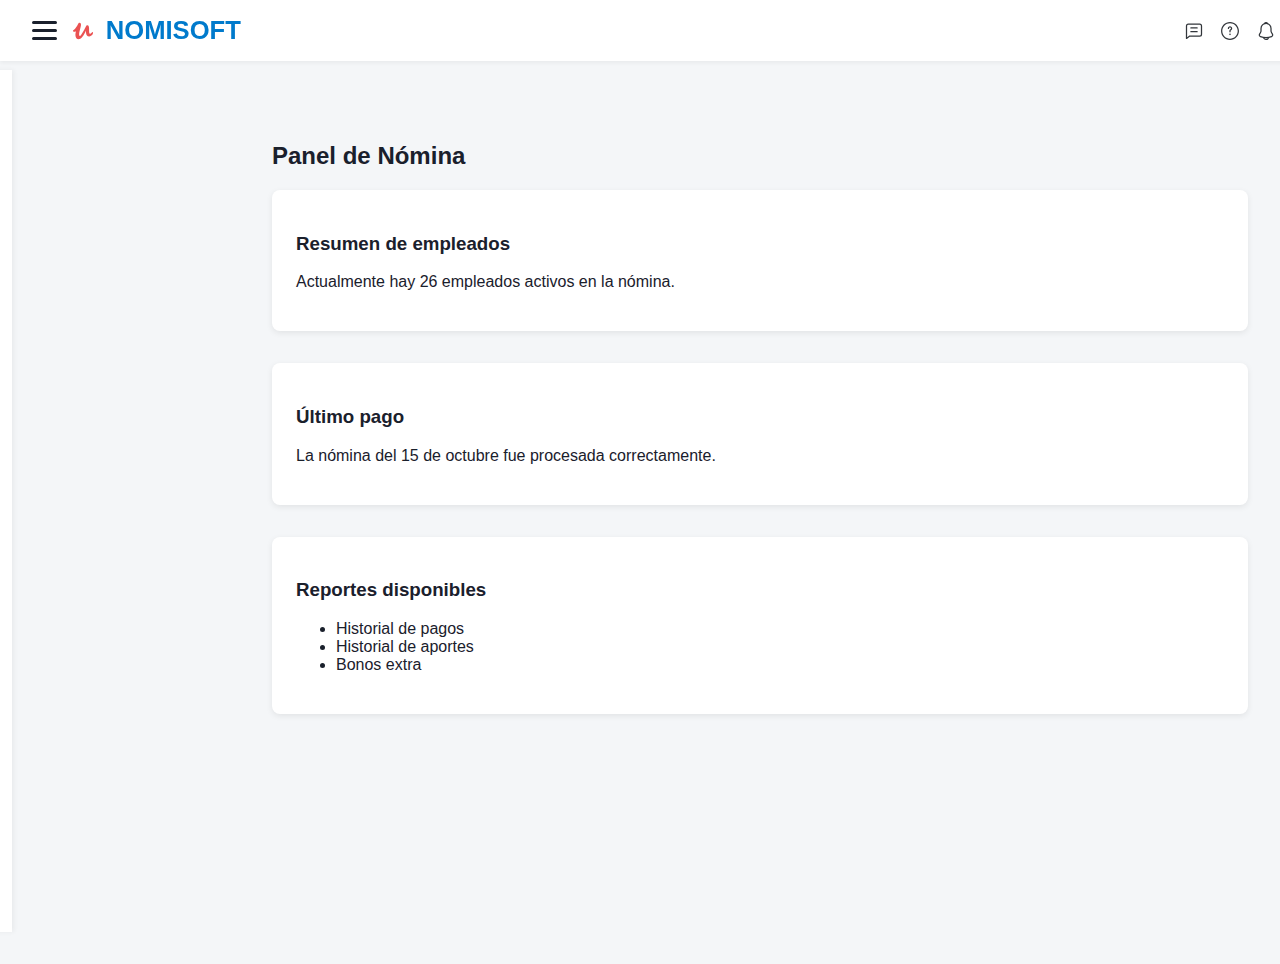
<file: index.html>
<!DOCTYPE html>
<html lang="es">
<head>
  <meta charset="UTF-8" />
  <meta name="viewport" content="width=device-width, initial-scale=1.0" />
  <title>NOMISOFT</title>
  <link rel="stylesheet" href="css/global.css" />
  <link rel="stylesheet" href="css/empleado.css" />
</head>
<body>
  <!-- HEADER -->
  <header>
    <div class="left">
      <div class="menu-container" id="toggleSidebar">
        <div class="menu">
          <div class="bar"></div>
          <div class="bar"></div>
          <div class="bar"></div>
        </div>
      </div>
      <div class="brand">
        <img src="assets/icons/udemy.svg" alt="Logo NOMISOFT" class="logo" />
        <span class="name">NOMISOFT</span>
      </div>
    </div>
    <div class="right">
      <a href="#"><img src="assets/icons/chat.svg" alt="Chat" class="icon" /></a>
      <a href="#"><img src="assets/icons/question.svg" alt="Ayuda" class="icon" /></a>
      <a href="#"><img src="assets/icons/notification.svg" alt="Notificaciones" class="icon" /></a>
      <img src="assets/img/icono usuario.png" alt="Usuario" class="user" />
    </div>
  </header>

  <!-- SIDEBAR -->
  <aside class="sidebar" id="sidebar">
    <ul>
      <li><a href="#" id="mostrarPanel"><img src="assets/icons/chat.svg" class="icon" /> Inicio</a></li>
      <li><a href="#"><img src="assets/icons/question.svg" class="icon" /> Servicios</a></li>
      <li class="dropdown">
        <a href="#" class="dropdown-toggle"><img src="assets/icons/chat.svg" class="icon" /> Empleado</a>
        <ul class="submenu">
          <li><a href="#">Registrar empleado</a></li>
          <li><a href="#" id="mostrarConsulta">Consultar</a></li>
        </ul>
      </li>
      <li class="dropdown">
        <a href="#" class="dropdown-toggle"><img src="assets/icons/money.svg" class="icon" /> Nómina</a>
        <ul class="submenu">
          <li><a href="#">Crear nómina</a></li>
          <li><a href="#">Liquidar nómina</a></li>
        </ul>
      </li>
    </ul>
    <div class="dark-mode-toggle">
      <button id="toggleDarkMode" class="dark-toggle">🌙 Modo oscuro</button>
    </div>
  </aside>

  <!-- MAIN CONTENT -->
  <main class="content">
    <!-- Panel de Nómina -->
    <section id="panelNomina">
      <h2>Panel de Nómina</h2>
      <div class="card">
        <h3>Resumen de empleados</h3>
        <p>Actualmente hay 26 empleados activos en la nómina.</p>
      </div>
      <div class="card">
        <h3>Último pago</h3>
        <p>La nómina del 15 de octubre fue procesada correctamente.</p>
      </div>
      <div class="card">
        <h3>Reportes disponibles</h3>
        <ul>
          <li>Historial de pagos</li>
          <li>Historial de aportes</li>
          <li>Bonos extra</li>
        </ul>
      </div>
    </section>

    <!-- Consulta de Empleados -->
    <section id="consultaEmpleado" style="display: none;">
      <h2>Consulta de Empleados</h2>
      <form id="filtroAvanzado" class="filtro-empleado">
        <div class="filtro-grid">
          <label>Salario base: <input type="number" id="salarioBase" /></label>
          <label>Fecha de ingreso: <input type="date" id="fechaIngreso" /></label>
          <label>Departamento: <input type="text" id="departamento" /></label>
          <label>Cargo: <input type="text" id="cargo" /></label>
          <label>Estado Civil:
            <select id="estadoCivil">
              <option value="">--</option>
              <option value="Soltero">Soltero</option>
              <option value="Casado">Casado</option>
            </select>
          </label>
          <label>Número de Hijos: <input type="number" id="hijos" /></label>
          <label>Fecha de nacimiento: <input type="date" id="fechaNacimiento" /></label>
        </div>
        <div class="opciones-extra">
          <label><input type="checkbox" id="mostrarDocumento" /> Tipo de Documento</label>
          <label><input type="checkbox" id="mostrarTelefono" /> Teléfono</label>
          <label><input type="checkbox" id="mostrarCorreo" /> Correo Electrónico</label>
        </div>
        <button type="submit">Filtrar</button>
      </form>
      <div id="resultadoAvanzado" class="resultado-empleado"></div>
    </section>
  </main>

  <script src="js/global.js"></script>
  <script src="js/empleado.js"></script>
</body>
</html>
</file>
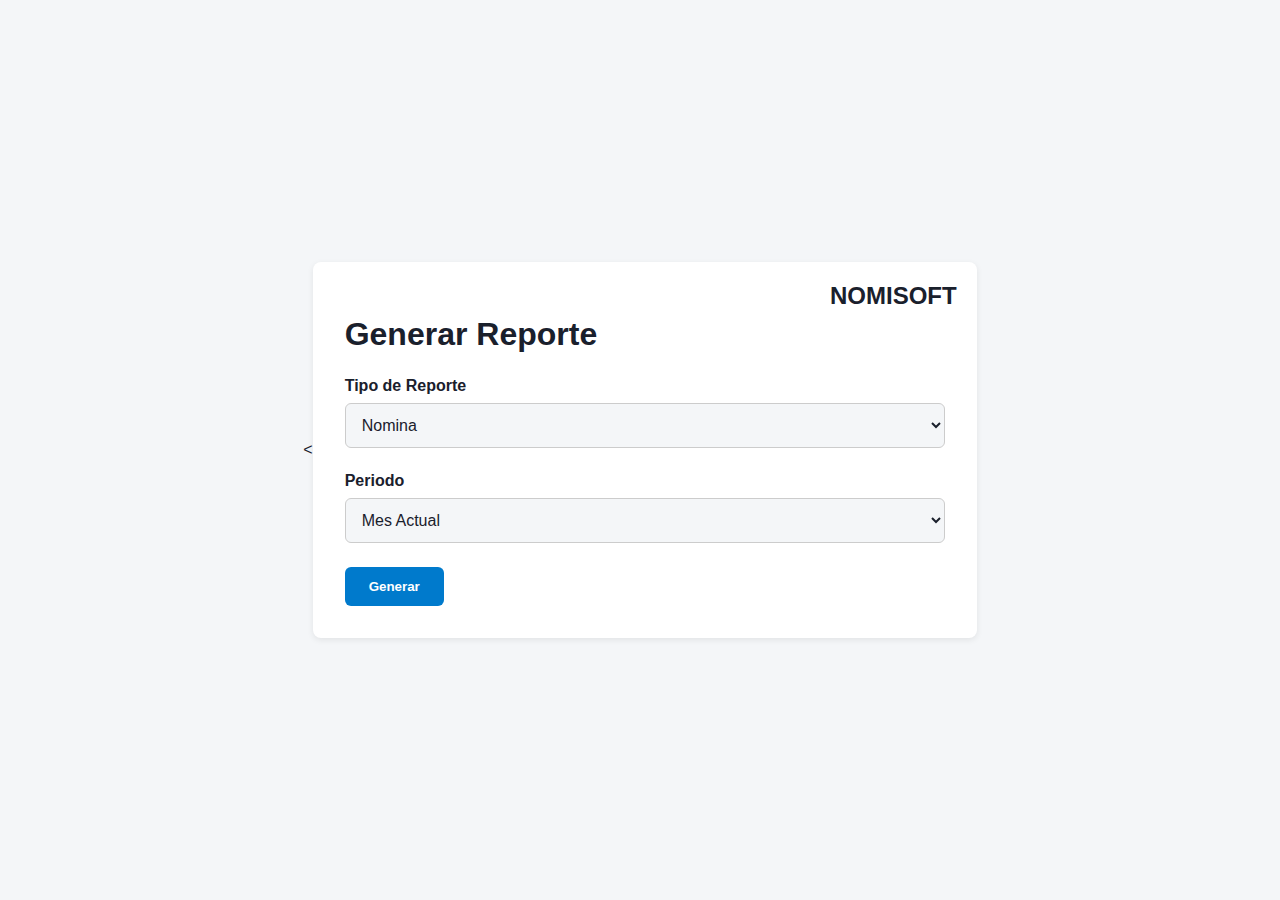
<file: INICIO-NOMISOFT-master/empleconsulta.html>
<<!DOCTYPE html>
<html lang="es">
<head>
    <meta charset="UTF-8">
    <meta name="viewport" content="width=device-width, initial-scale=1.0">
    <title>NOMISOFT - Empleado</title>
    <link rel="stylesheet" href="style-emple.css">
</head>
<body>
    <div class="container">
        <!-- Logo en la esquina superior derecha -->
        <div class="header-logo">NOMISOFT</div>

        <!-- Título principal -->
        <h1>Generar Reporte</h1>

        <!-- Formulario -->
        <div class="form-group">
            <label for="tipoReporte">Tipo de Reporte</label>
            <select id="tipoReporte">
                <option value="nomina">Nomina</option>
                <option value="vacaciones">Vacaciones</option>
                <option value="horasextras">Horas Extras</option>
            </select>
        </div>

        <div class="form-group">
            <label for="periodo">Periodo</label>
            <select id="periodo">
                <option value="mesActual">Mes Actual</option>
                <option value="opcion2">Option 2</option>
                <option value="opcion3">Option 3</option>
                <option value="opcion4">Option 4</option>
                <option value="opcion5">Option 5</option>
            </select>
        </div>

        <!-- Botón Generar -->
        <button id="btnGenerar">Generar</button>
    </div>

    <script src="script-emple.js"></script>
</body>
</html>
</file>
<file: css/global.css>
:root {
  --bg-main: #F4F6F8;
  --bg-sidebar: white;
  --text-main: #1A202C;
  --accent: #007ACC;
  --card-bg: white;
  --header-bg: white;
  --hover-bg: #F0F0F0;
}

body.dark-mode {
  --bg-main: #1A202C;
  --bg-sidebar: #2F3E4D;
  --text-main: #E2E8F0;
  --accent: #90CDF4;
  --card-bg: #2D3748;
  --header-bg: #2F3E4D;
  --hover-bg: #3A4758;
}

body {
  margin: 0;
  background-color: var(--bg-main);
  font-family: 'Nunito Sans', sans-serif;
  color: var(--text-main);
}

/* Header */
header {
  display: flex;
  justify-content: space-between;
  align-items: center;
  background-color: var(--header-bg);
  padding: 1rem 2rem;
  box-shadow: 0 2px 4px rgba(0,0,0,0.05);
  position: fixed;
  width: 100%;
  top: 0;
  z-index: 100;
}

.left {
  display: flex;
  align-items: center;
  gap: 1rem;
}

.menu-container {
  cursor: pointer;
}

.menu {
  display: flex;
  flex-direction: column;
  gap: 5px;
}

.menu .bar {
  width: 25px;
  height: 3px;
  background-color: var(--text-main);
  border-radius: 2px;
}

.brand {
  display: flex;
  align-items: center;
  gap: 0.8rem;
}

.logo {
  width: 32px;
  height: 32px;
}

.name {
  font-size: 1.6rem;
  font-weight: 800;
  color: var(--accent);
}

.right {
  display: flex;
  align-items: center;
  gap: 1rem;
}

.right img {
  width: 24px;
  cursor: pointer;
}

/* Sidebar */
.sidebar {
  position: fixed;
  top: 70px;
  left: -240px;
  width: 220px;
  height: calc(100vh - 70px);
  background-color: var(--bg-sidebar);
  padding: 1rem;
  color: var(--text-main);
  box-shadow: 2px 0 5px rgba(0,0,0,0.05);
  overflow-y: auto;
  transition: left 0.3s ease;
}

.sidebar.active {
  left: 0;
}

.sidebar ul {
  list-style: none;
  padding: 0;
}

.sidebar ul li {
  margin-bottom: 1.2rem;
}

.sidebar ul li a {
  color: var(--text-main);
  text-decoration: none;
  font-weight: 600;
  display: flex;
  align-items: center;
  gap: 0.5rem;
  padding: 0.5rem 0.75rem;
  border-radius: 6px;
  transition: background 0.3s;
}

.sidebar ul li a:hover {
  background-color: var(--hover-bg);
}

/* Menú desplegable */
.sidebar .dropdown > a {
  cursor: pointer;
  position: relative;
}

.sidebar .submenu {
  list-style: none;
  padding-left: 1.5rem;
  margin-top: 0.5rem;
  display: none;
  flex-direction: column;
}

.sidebar .submenu li {
  margin-bottom: 0.8rem;
}

.sidebar .dropdown.active .submenu {
  display: flex;
}

.sidebar .dropdown-toggle::after {
  content: "▼";
  font-size: 0.6rem;
  margin-left: auto;
  color: var(--accent);
}

/* Dark mode toggle */
.dark-mode-toggle {
  margin-top: 2rem;
  padding-top: 1rem;
  border-top: 1px solid #ccc;
}

.dark-toggle {
  background: none;
  border: none;
  font-size: 1rem;
  cursor: pointer;
  color: var(--text-main);
  display: flex;
  align-items: center;
  gap: 0.5rem;
}

.dark-toggle:hover {
  background-color: var(--hover-bg);
  border-radius: 6px;
  padding: 0.5rem;
}

/* Main content */
.content {
  margin-left: 240px;
  margin-top: 90px;
  padding: 2rem;
  height: calc(100vh - 90px);
  overflow-y: auto;
}

/* Cards */
.card {
  background-color: var(--card-bg);
  border-radius: 8px;
  box-shadow: 0 2px 6px rgba(0,0,0,0.08);
  padding: 1.5rem;
  margin-bottom: 2rem;
  color: var(--text-main);
}

/* Icon sizes */
.icon,
.logo,
.user,
.right img,
.sidebar img {
  width: 20px;
  height: 20px;
  object-fit: contain;
  vertical-align: middle;
}

body.dark-mode .icon {
  filter: brightness(0) invert(1);
}

.icon {
  transition: filter 0.3s ease;
}
</file>
<file: css/empleado.css>
.filtro-empleado {
  display: flex;
  flex-direction: column;
  gap: 1.5rem;
  margin-bottom: 2rem;
}

.filtro-grid {
  display: grid;
  grid-template-columns: repeat(auto-fit, minmax(220px, 1fr));
  gap: 1rem;
}

.filtro-grid label {
  display: flex;
  flex-direction: column;
  font-weight: 600;
}

.opciones-extra {
  display: flex;
  gap: 2rem;
  flex-wrap: wrap;
}

.opciones-extra label {
  font-weight: 500;
}

.resultado-empleado {
  background-color: var(--card-bg);
  padding: 1rem;
  border-radius: 8px;
  box-shadow: 0 2px 6px rgba(0,0,0,0.08);
}
</file>
<file: INICIO-NOMISOFT-master/style-emple.css>
:root {
  --bg-main: #F4F6F8;
  --bg-sidebar: white;
  --text-main: #1A202C;
  --accent: #007ACC;
  --card-bg: white;
  --header-bg: white;
  --hover-bg: #F0F0F0;
}

body.dark-mode {
  --bg-main: #1A202C;
  --bg-sidebar: #2F3E4D;
  --text-main: #E2E8F0;
  --accent: #90CDF4;
  --card-bg: #2D3748;
  --header-bg: #2F3E4D;
  --hover-bg: #3A4758;
}

body {
  font-family: 'Nunito Sans', sans-serif;
  background-color: var(--bg-main);
  margin: 0;
  padding: 0;
  display: flex;
  justify-content: center;
  align-items: center;
  min-height: 100vh;
  color: var(--text-main);
}

.container {
  width: 100%;
  max-width: 600px;
  padding: 2rem;
  background: var(--card-bg);
  box-shadow: 0 2px 6px rgba(0,0,0,0.08);
  border-radius: 8px;
  position: relative;
}

.header-logo {
  position: absolute;
  top: 20px;
  right: 20px;
  font-size: 1.5rem;
  font-weight: bold;
  color: var(--text-main);
}

h1 {
  font-size: 2rem;
  margin-bottom: 1.5rem;
  color: var(--text-main);
}

.form-group {
  margin-bottom: 1.5rem;
}

label {
  display: block;
  margin-bottom: 0.5rem;
  font-weight: 600;
  color: var(--text-main);
}

select {
  width: 100%;
  padding: 0.75rem;
  border: 1px solid #ccc;
  border-radius: 6px;
  font-size: 1rem;
  background-color: var(--bg-main);
  color: var(--text-main);
  cursor: pointer;
  transition: border-color 0.3s;
}

select:focus {
  outline: none;
  border-color: var(--accent);
  box-shadow: 0 0 0 2px rgba(0, 122, 204, 0.1);
}

button {
  padding: 0.75rem 1.5rem;
  background-color: var(--accent);
  color: white;
  border: none;
  border-radius: 6px;
  cursor: pointer;
  font-weight: bold;
  transition: background 0.3s;
}

button:hover {
  background-color: #005f99;
}
</file>
